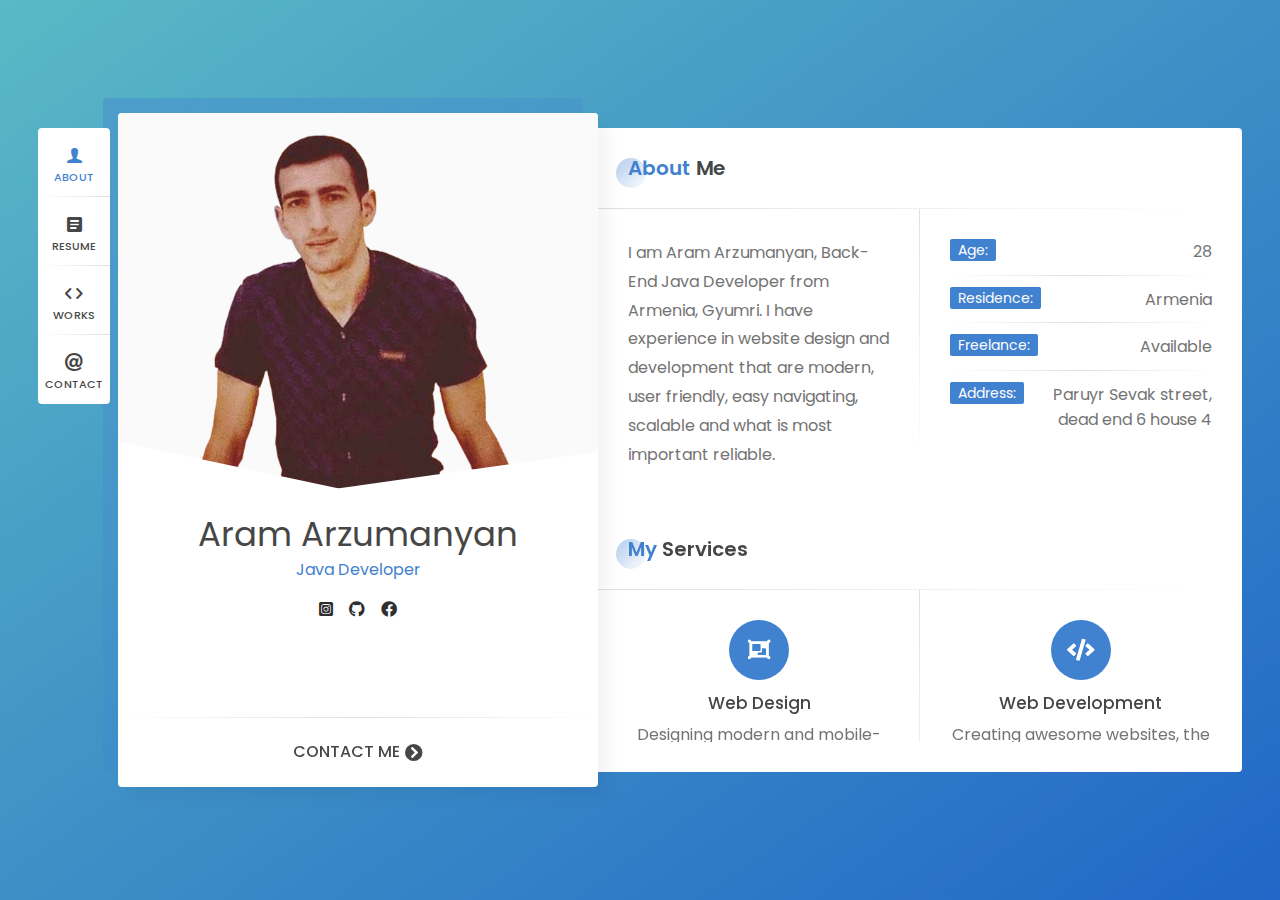
<file: index.html>
﻿<!DOCTYPE html>
<html lang="en">

<head>
	<meta charset="UTF-8">
	<meta http-equiv="X-UA-Compatible" content="IE=edge">
	<title>Aram Arzumanyan - CV</title>
	<meta name="viewport" content="width=device-width, initial-scale=1, maximum-scale=1">
	<meta name="description" content="Web Development and Design">
	<meta name="keywords" content="resposnive, personal, card, cv, cards, portfolio, design, development, seo">
	<!-- Open Graph / Facebook -->
	<meta property="og:type" content="website">
	<meta property="og:url" content="https://c.unisoft.am/">
	<meta property="og:title" content="Aram Arzumanyan - CV">
	<meta property="og:description" content="Web Development and Design">
	<meta property="og:image" content="images/persons/meta.webp">
	<!-- Twitter -->
	<meta property="twitter:card" content="summary_large_image">
	<meta property="twitter:url" content="https://c.unisoft.am/">
	<meta property="twitter:title" content="Aram Arzumanyan - CV">
	<meta property="twitter:description" content="Web Development and Design">
	<meta property="twitter:image" content="images/persons/meta.webp">
	<meta name="author" content="Aram Arzumanyan">
	<link href="https://fonts.googleapis.com/css?family=Poppins:100,100i,200,200i,300,300i,400,400i,500,500i,600,600i,700,700i,800,800i,900,900i" rel="stylesheet">
	<link rel="stylesheet" href="fonts\fontawesome\css\all.min.css?ver=1">
	<link rel="stylesheet" href="css\ionicons.css?ver=1">
	<link rel="stylesheet" href="css\magnific-popup.css?ver=1">
	<link rel="stylesheet" href="css\animate.css?ver=1">
	<link rel="stylesheet" href="css\owl.carousel.css?ver=1">
	<link rel="stylesheet" href="css\new-skin\new-skin.css?ver=1">
	<link rel="stylesheet" href="css\main.css?ver=1">
	<link rel="stylesheet" href="css\template-colors\blue.css?ver=1">
	<link rel="apple-touch-icon" sizes="57x57" href="images\favico\apple-icon-57x57.png">
	<link rel="apple-touch-icon" sizes="60x60" href="images\favico\apple-icon-60x60.png">
	<link rel="apple-touch-icon" sizes="72x72" href="images\favico\apple-icon-72x72.png">
	<link rel="apple-touch-icon" sizes="76x76" href="images\favico\apple-icon-76x76.png">
	<link rel="apple-touch-icon" sizes="114x114" href="images\favico\apple-icon-114x114.png">
	<link rel="apple-touch-icon" sizes="120x120" href="images\favico\apple-icon-120x120.png">
	<link rel="apple-touch-icon" sizes="144x144" href="images\favico\apple-icon-144x144.png">
	<link rel="apple-touch-icon" sizes="152x152" href="images\favico\apple-icon-152x152.png">
	<link rel="apple-touch-icon" sizes="180x180" href="images\favico\apple-icon-180x180.png">
	<link rel="icon" type="image/png" sizes="192x192" href="images\favico\android-icon-192x192.png">
	<link rel="icon" type="image/png" sizes="32x32" href="images\favico\favicon-32x32.png">
	<link rel="icon" type="image/png" sizes="96x96" href="images\favico\favicon-96x96.png">
	<link rel="icon" type="image/png" sizes="16x16" href="images\favico\favicon-16x16.png">
	<link rel="manifest" href="images\favico\manifest.json">
	<meta name="msapplication-TileColor" content="#2b73cb">
	<meta name="msapplication-TileImage" content="ms-icon-144x144.png">
	<meta name="theme-color" content="#2b73cb">
</head>

<body>
	<div class="page new-skin">

		<!-- preloader -->
		<div class="preloader">
			<div class="centrize full-width">
				<div class="vertical-center">
					<div class="spinner">
						<div class="double-bounce1"></div>
						<div class="double-bounce2"></div>
					</div>
				</div>
			</div>
		</div>

		<!-- background -->
		<div class="background gradient">
			<ul class="bg-bubbles">
				<li></li>
				<li></li>
				<li></li>
				<li></li>
				<li></li>
				<li></li>
				<li></li>
				<li></li>
				<li></li>
				<li></li>
			</ul>
		</div>

		<!--Container-->
		<div class="container opened" data-animation-in="fadeInLeft" data-animation-out="fadeOutLeft">

			<!--Header-->
			<header class="header">

				<!--Menu-->
				<div class="top-menu">
					<ul>
						<li class="active">
							<a href="#about-card">
								<span class="icon ion-person"></span>
								<span class="link">About</span>
							</a>
						</li>
						<li>
							<a href="#resume-card">
								<span class="icon ion-android-list"></span>
								<span class="link">Resume</span>
							</a>
						</li>
						<li>
							<a href="#works-card">
								<span class="icon ion-code"></span>
								<span class="link">Works</span>
							</a>
						</li>

						<li>
							<a href="#contacts-card">
								<span class="icon ion-at"></span>
								<span class="link">Contact</span>
							</a>
						</li>
					</ul>
				</div>

			</header>

			<!--Card - Started-->
			<div class="card-started" id="home-card">

				<!--Profile-->
				<div class="profile no-photo">

					<!-- profile image -->
					<div class="slide" style="background-image: url(images/persons/1.webp);"></div>

					<!-- profile photo -->
					<div class="image">
						<img src="images\persons\1.webp" alt="">
					</div>

					<!-- profile titles -->
					<h1 class="title">Aram Arzumanyan</h1>
					<div class="subtitle">Java Developer</div>

					<!-- profile socials -->
					<div class="social">
						<a target="_blank" href="https://www.instagram.com/ar.arzumanyan/"><span class="fab fa-instagram-square"></span></a>
						<a target="_blank" href="https://github.com/AzumanyanDeveloper"><span class="fab fa-github"></span></a>
						<a target="_blank" href="https://www.facebook.com/arm92.arzumanyan/"><span class="fab fa-facebook"></span></a>
					</div>

					<!-- profile buttons -->
					<div class="lnks">
						<a href="#" class="lnk discover">
							<span class="text">Contact Me</span>
							<i class="fas fa-chevron-circle-right"></i>
						</a>
					</div>

				</div>

			</div>

			<!--Card - About-->
			<div class="card-inner animated active" id="about-card">
				<div class="card-wrap">

					<!--About-->
					<div class="content about">

						<!-- title -->
						<h2 class="title">About Me</h2>

						<!-- content -->
						<div class="row">
							<div class="col col-d-6 col-t-6 col-m-12 border-line-v">
								<div class="text-box">
									<p>
										I am Aram Arzumanyan, Back-End Java Developer from Armenia, Gyumri. I have
										experience in website design and development that are modern, user friendly,
										easy navigating, scalable and what is most important
										reliable.
									</p>
								</div>
							</div>
							<div class="col col-d-6 col-t-6 col-m-12 border-line-v">
								<div class="info-list">
									<ul>
										<li><strong>Age:</strong> 28</li>
										<li><strong>Residence:</strong> Armenia</li>
										<li><strong>Freelance:</strong> Available</li>
										<li><strong>Address:</strong> Paruyr Sevak street, dead end 6 house 4</li>

									</ul>
								</div>
							</div>
							<div class="clear"></div>
						</div>

					</div>

					<!--Services-->
					<div class="content services">

						<!-- title -->
						<h2 class="title">My Services</h2>

						<!-- content -->
						<div class="row service-items border-line-v">

							<!-- service item -->
							<div class="col col-d-6 col-t-6 col-m-12 border-line-h">
								<div class="service-item">
									<div class="icon"><i class="fas fa-object-group"></i></div>
									<div class="name">Web Design</div>
									<p>
										Designing modern and mobile-ready website that will help you reach all of your
										marketing and meet your client’s vision and goals.
									</p>
								</div>
							</div>

							<!-- service item -->
							<div class="col col-d-6 col-t-6 col-m-12 border-line-h">
								<div class="service-item">
									<div class="icon"><i class="fas fa-code"></i></div>
									<div class="name">Web Development</div>
									<p>
										Creating awesome websites, the perfect solution for your project. We develop
										fast loading web pages with excellent navigation and designing.
									</p>
								</div>
							</div>

							<!-- service item -->
							<div class="clear"></div>
						</div>

					</div>



					<!--Clients-->
				

				</div>
			</div>

			<!--Card - Resume-->
			<div class="card-inner" id="resume-card">
				<div class="card-wrap">

					<!--Resume-->
					<div class="content resume">

						<!-- title -->
						<h2 class="title">Resume</h2>

						<!-- content -->
						<div class="row">

							<!-- experience -->
							<div class="col col-d-6 col-t-6 col-m-12 border-line-v">
								<div class="resume-title border-line-h">
									<div class="icon"><i class="ion ion-briefcase"></i></div>
									<div class="name">Experience</div>
								</div>
								<div class="resume-items">
									<div class="resume-item border-line-h active">
										<div class="date">2020 - Present</div>
										<div class="name">Back-End Developer</div>
										<div class="company">ITSpace LLC.</div>

									</div>
									<div class="resume-item border-line-h">
										<div class="date">2020 - 2020</div>
										<div class="name">Back_End Developer</div>
										<div class="company">ITSpace Academy</div>
									</div>
								</div>
							</div>

							<!-- education -->
							<div class="col col-d-6 col-t-6 col-m-12 border-line-v">
								<div class="resume-title border-line-h">
									<div class="icon"><i class="ion ion-university"></i></div>
									<div class="name">Education</div>
								</div>
								<div class="resume-items">
									<div class="resume-item border-line-h">
										<div class="date">2020-2020</div>
										<div class="name">Programming Course</div>
										<div class="company">ITSpace Academy</div>
										<p>
											Coursework - Java, SpringBoot, Angular, Html, Css.
										</p>
									</div>
								</div>
							</div>

							<div class="clear"></div>
						</div>

					</div>

					<!--Skills-->
					<div class="content skills">

						<!-- title -->
						<h2 class="title">My Skills</h2>

						<!-- content -->
						<div class="row">

							<!-- skill item -->
							<div class="col col-d-6 col-t-6 col-m-12 border-line-v">
								<div class="skills-list circles">
									<div class="skill-title border-line-h">
										<div class="icon"><i class="ion ion-code"></i></div>
										<div class="name">Coding</div>
									</div>
									<ul>
										<li>
											<div class="name">Java</div>
											<div class="progress p95">
												<span>95%</span>
											</div>
										</li>
										<li>
											<div class="name">Spring Boot</div>
											<div class="progress p95">
												<span>95%</span>
											</div>
										</li>
										<li>
											<div class="name">Angular</div>
											<div class="progress p40">
												<span>40%</span>
											</div>
										</li>
										<li>
											<div class="name"> Css / Scss</div>
											<div class="progress p50">
												<span>50%</span>
											</div>
										</li>
									</ul>
								</div>
							</div>

							<!-- skill item -->
							<div class="col col-d-6 col-t-6 col-m-12 border-line-v">
								<div class="skills-list dotted">
									<div class="skill-title border-line-h">
										<div class="icon"><i class="ion ion-flag"></i></div>
										<div class="name">Languages</div>
									</div>
									<ul>
										<li class="border-line-h">
											<div class="name">Armenian</div>
											<div class="progress">
												<div class="percentage" style="width:98%;"></div>
											</div>
										</li>
										<li class="border-line-h">
											<div class="name">Russian</div>
											<div class="progress">
												<div class="percentage" style="width:66.3%;"></div>
											</div>
										</li>
										<li class="border-line-h">
											<div class="name">English</div>
											<div class="progress">
												<div class="percentage" style="width:45%;"></div>
											</div>
										</li>
									</ul>
								</div>
							</div>

							<!-- skill item -->


							<!-- skill item -->
							<div class="col col-d-12 col-t-12 col-m-12 border-line-v">
								<div class="skills-list list">
									<div class="skill-title border-line-h">
										<div class="icon"><i class="ion ion-android-list"></i></div>
										<div class="name">Knowledge</div>
									</div>
									<ul class="knowledge-list">
										<li>
											<div class="name">Java</div>
										</li>
										<li>
											<div class="name">Spring Boot</div>
										</li>
										<li>
											<div class="name">RabbitMq</div>
										</li>
										<li>
											<div class="name">Docker</div>
										</li>
										<li>
											<div class="name">Keycloak</div>
										</li>
										<li>
											<div class="name">Html</div>
										</li>
										<li>
											<div class="name">Css</div>
										</li>
									</ul>
								</div>
							</div>
							<div class="clear"></div>
						</div>

					</div>

				</div>
			</div>

			<!--Card - Works-->
			<div class="card-inner" id="works-card">
				<div class="card-wrap">

					<!--Works-->
					<div class="content works">

						<!-- title -->
						<h2 class="title">Recent Works</h2>

						<!-- filters -->


						<!-- content -->
						<div class="row grid-items border-line-v">

							<!-- work item photo -->
							<div class="col col-d-6 col-t-6 col-m-12 grid-item photo border-line-h">
								<div class="box-item">
									<div class="image">
										<a href="images\works\handle\1.webp" class="has-popup-image">
											<img src="images\works\handle\1.webp" alt="">
											<span class="info">
												<span class="ion ion-image"></span>
											</span>
										</a>
									</div>
									<div class="desc">
										<a href="images\works\handle\1.webp" class="name has-popup-image">mediadummy.com</a>

									</div>
								</div>
							</div>


							<div class="clear"></div>
						</div>

					</div>

				</div>
			</div>

			<!--Card - Contacts-->
			<div class="card-inner contacts" id="contacts-card">
				<div class="card-wrap">

					<!--Conacts Info-->
					<div class="content contacts">

						<!-- title -->
						<h2 class="title">Get in Touch</h2>

						<!-- content -->
						<div class="row">
							<div class="col col-d-12 col-t-12 col-m-12 border-line-v">
								<!-- <div class="map">
								    <iframe src="https://www.google.com/maps/embed?pb=!1m18!1m12!1m3!1d3049.598876403356!2d44.48216011538792!3d40.15121797939691!2m3!1f0!2f0!3f0!3m2!1i1024!2i768!4f13.1!3m3!1m2!1s0x406abc2209696e9d%3A0xd0a51d60416edcae!2s1%20Garegin%20Nzhdeh%20St%2C%20Yerevan%200006!5e0!3m2!1sen!2s!4v1585050600433!5m2!1sen!2s" width="600" height="450" frameborder="0" style="width:100%;height:250px;border:0;" allowfullscreen="" aria-hidden="false" tabindex="0"></iframe> 
								</div> -->
								<div class="info-list">
									<ul>
										<li style="width:100%;">
											<strong>Address:</strong> Paruyr Sevak street, dead end 13 house 6
										</li>
										<li style="width:100%;"><strong>Email:</strong><a href="mailto:avagyan6686@gmail.com">arzumanyan.aram.92@gmail.com</a></li>
										<li style="width:100%;"><strong>Phone:</strong> <a href="tel:+37499566686">+374
												94 640260</a></li>
									</ul>
								</div>
							</div>
							<div class="clear"></div>
						</div>

					</div>

					<!--Contact Form-->
					<div class="content contacts">

						<!-- title -->
						<h2 class="title">Contact Form</h2>

						<!-- content -->
						<div class="row">
							<div class="col col-d-12 col-t-12 col-m-12 border-line-v">
								<div class="contact_form">
									<form id="cform" method="post">
										<div class="row">
											<div class="col col-d-6 col-t-6 col-m-12">
												<div class="group-val">
													<input type="text" name="name" placeholder="Full Name">
												</div>
											</div>
											<div class="col col-d-6 col-t-6 col-m-12">
												<div class="group-val">
													<input type="text" name="email" placeholder="Email Address">
												</div>
											</div>
											<div class="col col-d-12 col-t-12 col-m-12 text-area-parent">
												<div class="group-val">
													<textarea name="message" placeholder="Your Message"></textarea>
												</div>
											</div>
										</div>
										<div class="align-left">
											<a href="#" class="button" onclick="$('#cform').submit(); return false;">
												<span class="text">Send Message</span>
											</a>
										</div>
									</form>
									<div class="alert-success">
										<p>Thanks, your message is sent successfully.</p>
									</div>
								</div>
							</div>
							<div class="clear"></div>
						</div>

					</div>

				</div>
			</div>

		</div>
	</div>

	<!--jQuery Scripts-->
	<script src="js\jquery.min.js"></script>
	<script src="js\jquery.validate.js"></script>
	<script src="js\jquery.magnific-popup.js"></script>
	<script src="js\imagesloaded.pkgd.js"></script>
	<script src="js\isotope.pkgd.js"></script>
	<script src="js\jquery.slimscroll.js"></script>
	<script src="js\owl.carousel.js"></script>
	<!--Main Scripts-->
	<script src="js\scripts.js"></script>
	<script src="js\main.js"></script>

</body>

</html>
</file>
